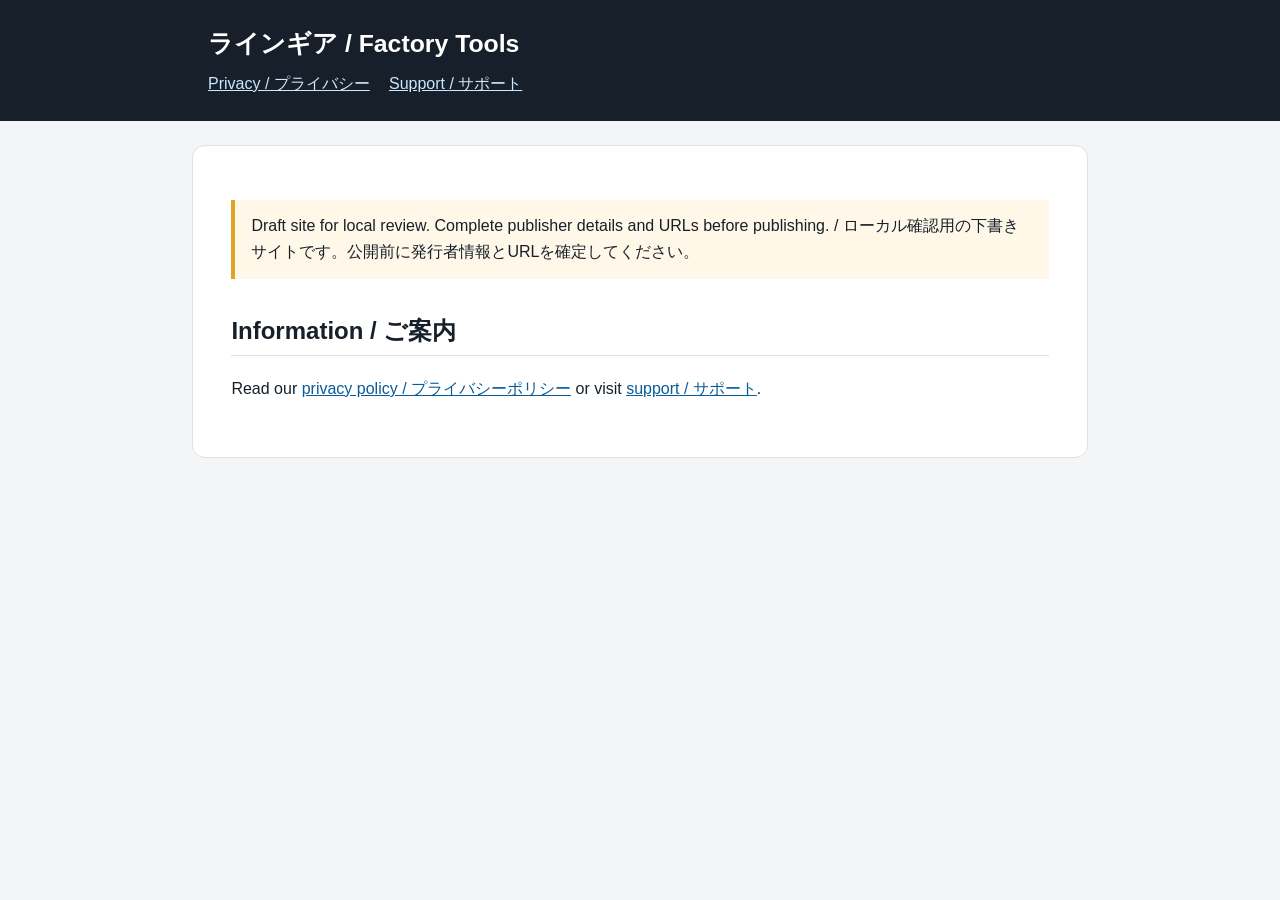
<file: FactoryTools/SiteDraft/index.html>
<!doctype html>
<html lang="ja"><head><meta charset="utf-8"><meta name="viewport" content="width=device-width, initial-scale=1"><meta name="robots" content="noindex, nofollow"><title>ラインギア / Factory Tools</title><link rel="stylesheet" href="styles.css"></head>
<body><a class="skip-link" href="#main">Skip to content / 本文へ</a><header><h1>ラインギア / Factory Tools</h1><nav aria-label="Site navigation"><a href="privacy.html">Privacy / プライバシー</a><a href="support.html">Support / サポート</a></nav></header><main id="main" tabindex="-1"><p class="draft" role="note">Draft site for local review. Complete publisher details and URLs before publishing. / ローカル確認用の下書きサイトです。公開前に発行者情報とURLを確定してください。</p><h2>Information / ご案内</h2><p>Read our <a href="privacy.html">privacy policy / プライバシーポリシー</a> or visit <a href="support.html">support / サポート</a>.</p></main></body></html>
</file>
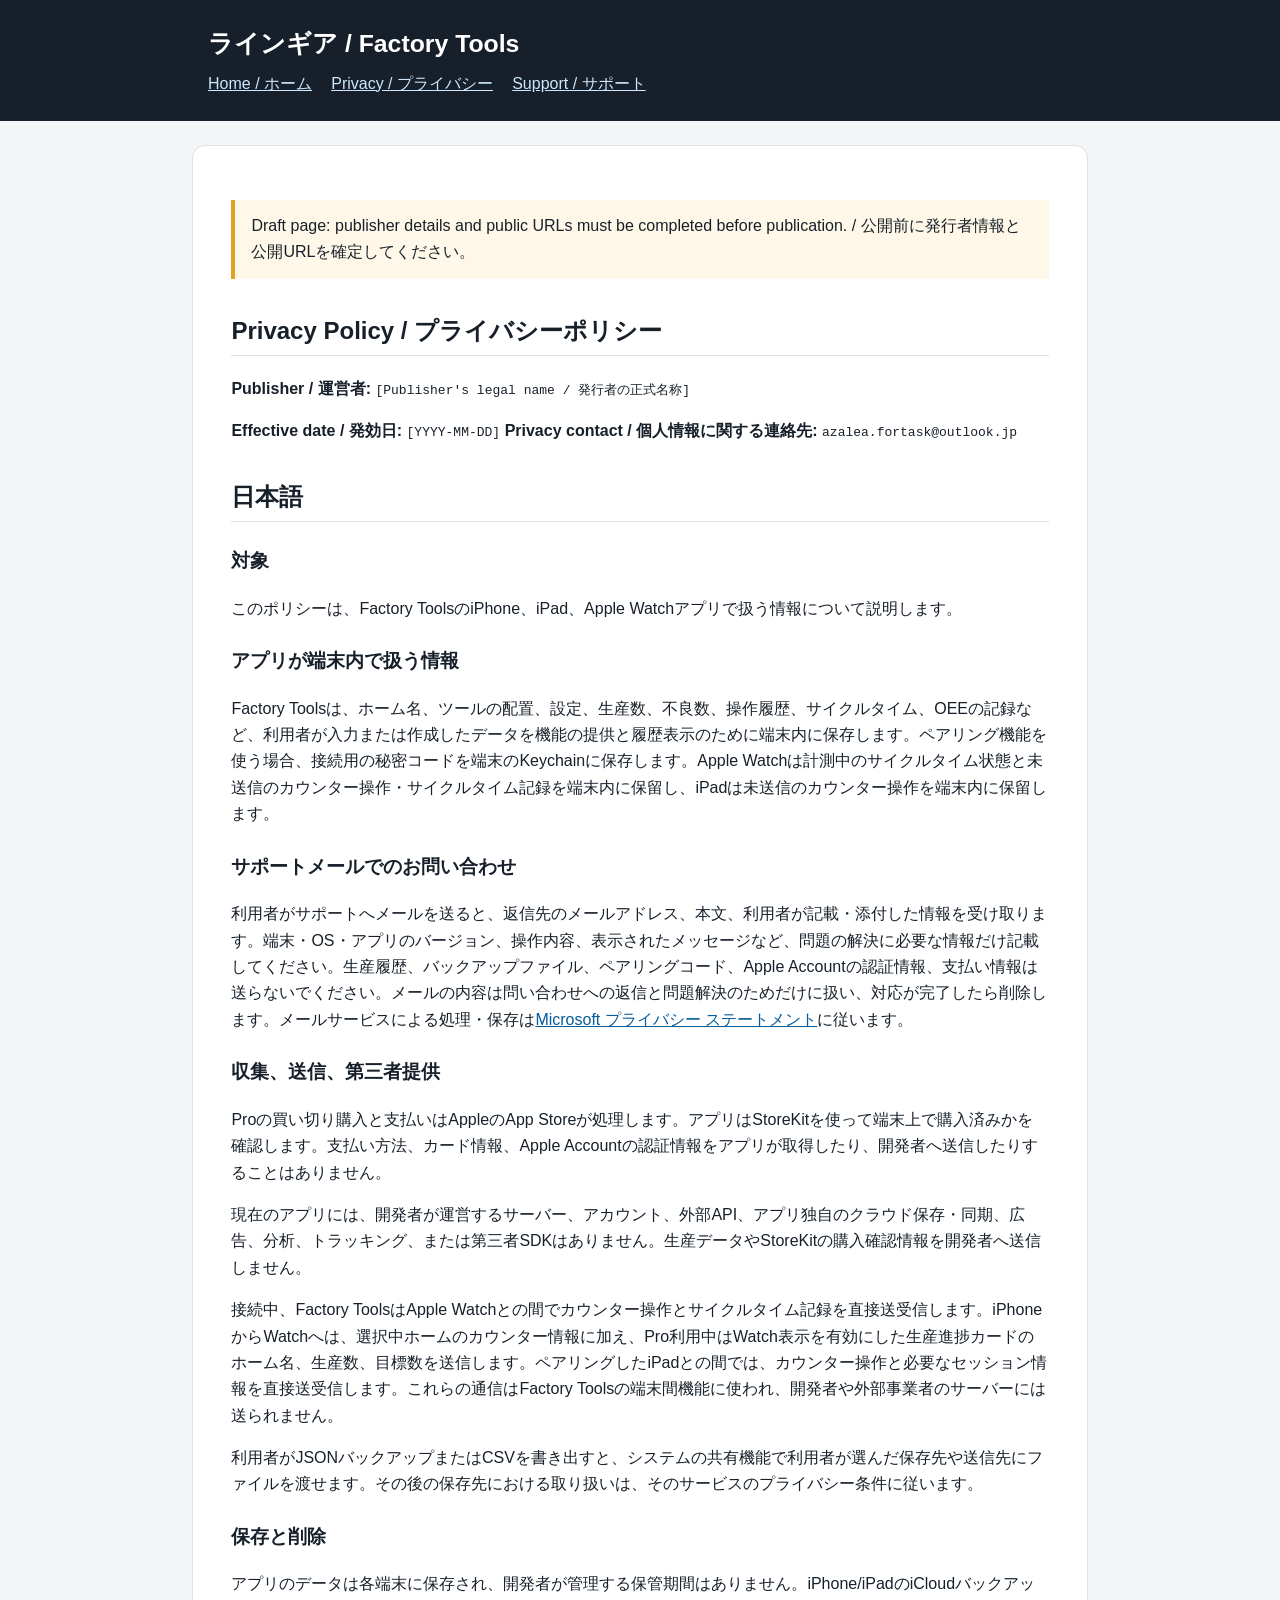
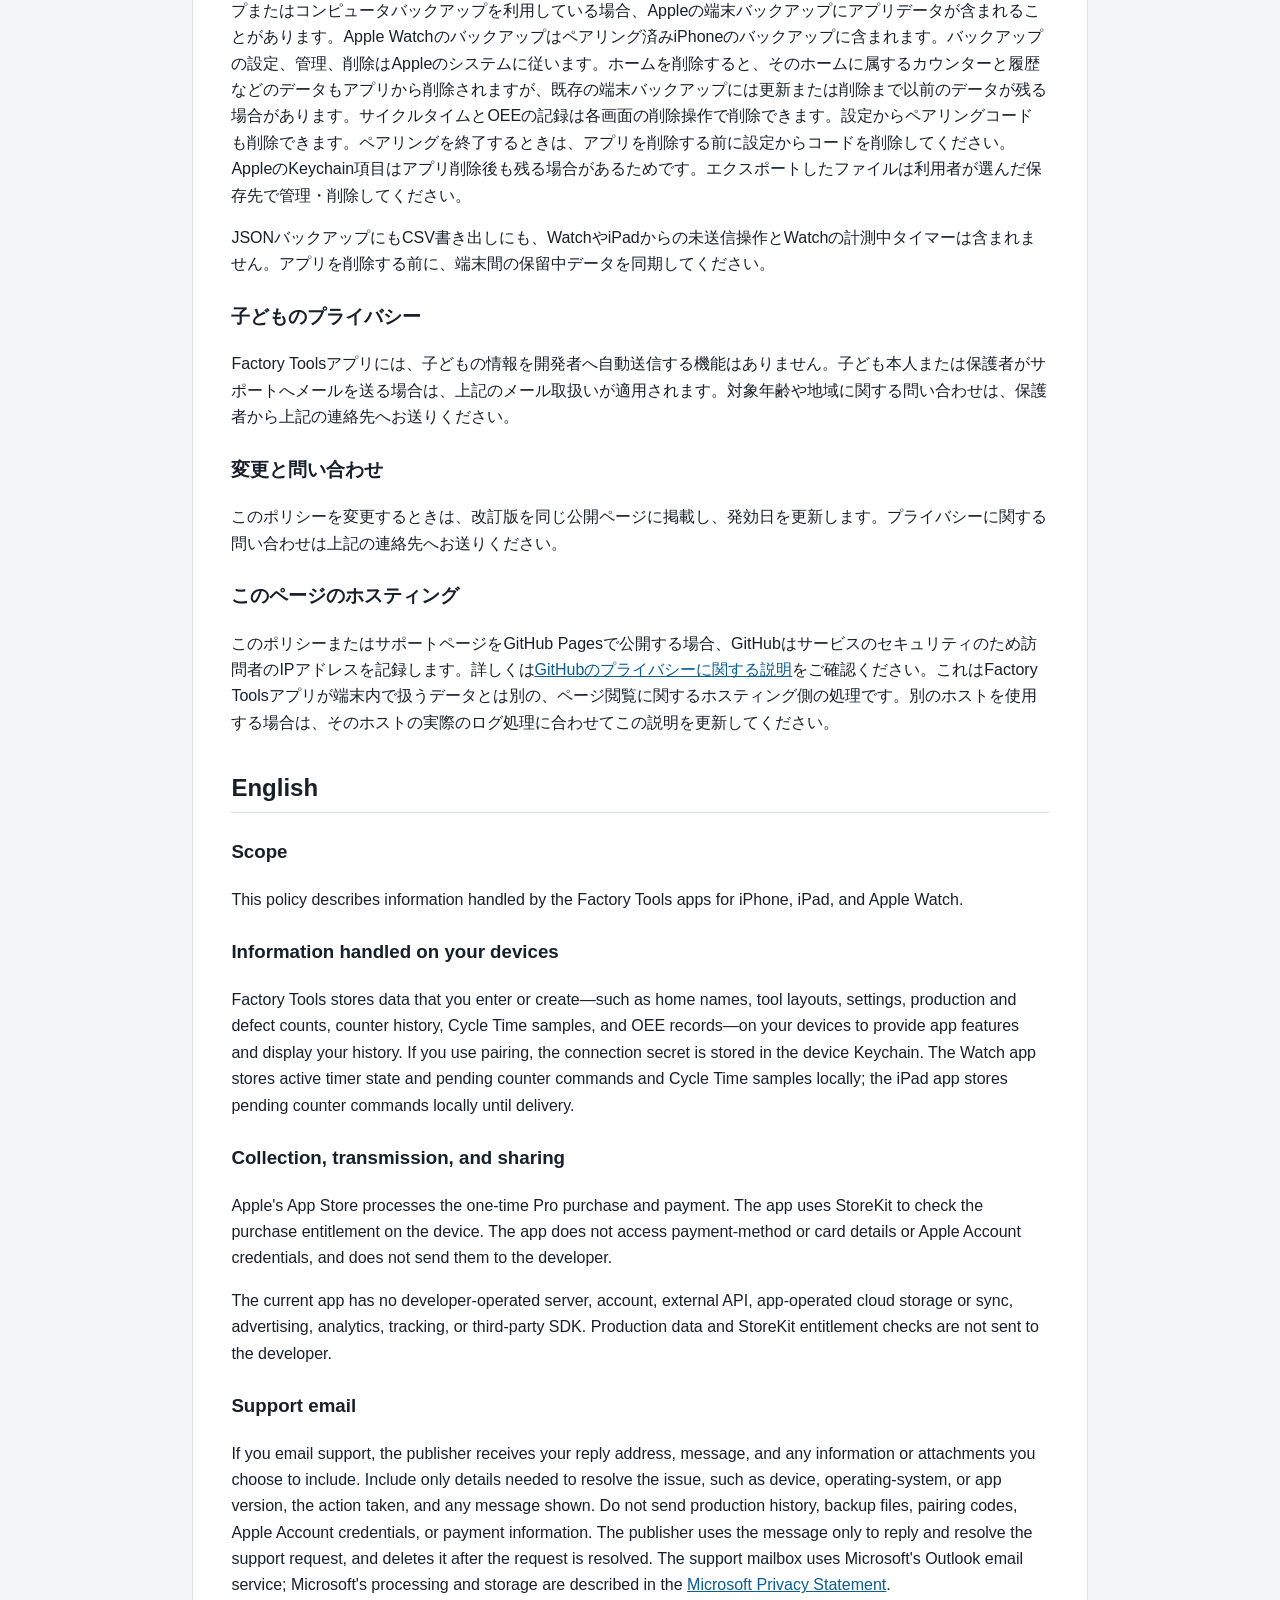
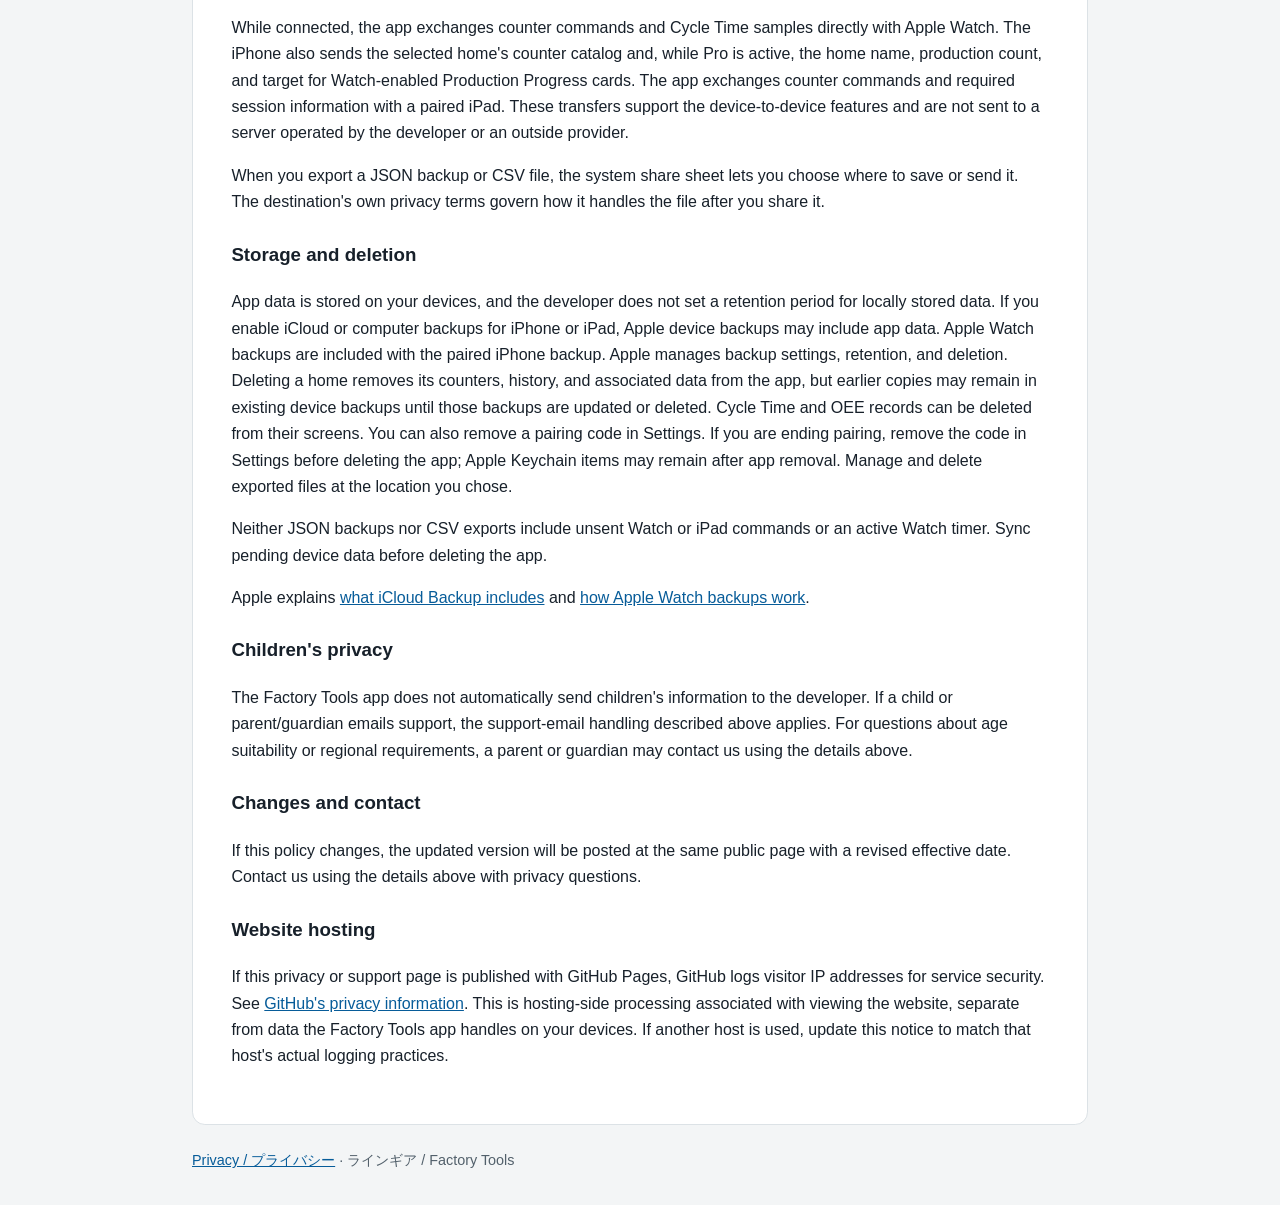
<file: FactoryTools/SiteDraft/privacy.html>
<!doctype html>
<html lang="ja">
<head>
  <meta charset="utf-8">
  <meta name="viewport" content="width=device-width, initial-scale=1">
  <meta name="robots" content="noindex, nofollow">
  <meta name="description" content="Privacy Policy / プライバシーポリシー">
  <title>Privacy Policy / プライバシーポリシー | ラインギア / Factory Tools</title>
  <link rel="stylesheet" href="styles.css">
</head>
<body>
  <a class="skip-link" href="#main">Skip to content / 本文へ</a>
  <header><h1>ラインギア / Factory Tools</h1><nav aria-label="Site navigation"><a href="index.html">Home / ホーム</a><a href="privacy.html">Privacy / プライバシー</a><a href="support.html">Support / サポート</a></nav></header>
  <main id="main" tabindex="-1">
    <p class="draft" role="note">Draft page: publisher details and public URLs must be completed before publication. / 公開前に発行者情報と公開URLを確定してください。</p>
    <h2>Privacy Policy / プライバシーポリシー</h2>
    <section lang="ja"><p><strong>Publisher / 運営者:</strong> <code>[Publisher&#x27;s legal name / 発行者の正式名称]</code></p>
<p><strong>Effective date / 発効日:</strong> <code>[YYYY-MM-DD]</code> <strong>Privacy contact / 個人情報に関する連絡先:</strong> <code>azalea.fortask@outlook.jp</code></p>
<h2>日本語</h2>
<h3>対象</h3>
<p>このポリシーは、Factory ToolsのiPhone、iPad、Apple Watchアプリで扱う情報について説明します。</p>
<h3>アプリが端末内で扱う情報</h3>
<p>Factory Toolsは、ホーム名、ツールの配置、設定、生産数、不良数、操作履歴、サイクルタイム、OEEの記録など、利用者が入力または作成したデータを機能の提供と履歴表示のために端末内に保存します。ペアリング機能を使う場合、接続用の秘密コードを端末のKeychainに保存します。Apple Watchは計測中のサイクルタイム状態と未送信のカウンター操作・サイクルタイム記録を端末内に保留し、iPadは未送信のカウンター操作を端末内に保留します。</p>
<h3>サポートメールでのお問い合わせ</h3>
<p>利用者がサポートへメールを送ると、返信先のメールアドレス、本文、利用者が記載・添付した情報を受け取ります。端末・OS・アプリのバージョン、操作内容、表示されたメッセージなど、問題の解決に必要な情報だけ記載してください。生産履歴、バックアップファイル、ペアリングコード、Apple Accountの認証情報、支払い情報は送らないでください。メールの内容は問い合わせへの返信と問題解決のためだけに扱い、対応が完了したら削除します。メールサービスによる処理・保存は<a href="https://www.microsoft.com/ja-jp/privacy/privacystatement" target="_blank" rel="noopener noreferrer">Microsoft プライバシー ステートメント</a>に従います。</p>
<h3>収集、送信、第三者提供</h3>
<p>Proの買い切り購入と支払いはAppleのApp Storeが処理します。アプリはStoreKitを使って端末上で購入済みかを確認します。支払い方法、カード情報、Apple Accountの認証情報をアプリが取得したり、開発者へ送信したりすることはありません。</p>
<p>現在のアプリには、開発者が運営するサーバー、アカウント、外部API、アプリ独自のクラウド保存・同期、広告、分析、トラッキング、または第三者SDKはありません。生産データやStoreKitの購入確認情報を開発者へ送信しません。</p>
<p>接続中、Factory ToolsはApple Watchとの間でカウンター操作とサイクルタイム記録を直接送受信します。iPhoneからWatchへは、選択中ホームのカウンター情報に加え、Pro利用中はWatch表示を有効にした生産進捗カードのホーム名、生産数、目標数を送信します。ペアリングしたiPadとの間では、カウンター操作と必要なセッション情報を直接送受信します。これらの通信はFactory Toolsの端末間機能に使われ、開発者や外部事業者のサーバーには送られません。</p>
<p>利用者がJSONバックアップまたはCSVを書き出すと、システムの共有機能で利用者が選んだ保存先や送信先にファイルを渡せます。その後の保存先における取り扱いは、そのサービスのプライバシー条件に従います。</p>
<h3>保存と削除</h3>
<p>アプリのデータは各端末に保存され、開発者が管理する保管期間はありません。iPhone/iPadのiCloudバックアップまたはコンピュータバックアップを利用している場合、Appleの端末バックアップにアプリデータが含まれることがあります。Apple Watchのバックアップはペアリング済みiPhoneのバックアップに含まれます。バックアップの設定、管理、削除はAppleのシステムに従います。ホームを削除すると、そのホームに属するカウンターと履歴などのデータもアプリから削除されますが、既存の端末バックアップには更新または削除まで以前のデータが残る場合があります。サイクルタイムとOEEの記録は各画面の削除操作で削除できます。設定からペアリングコードも削除できます。ペアリングを終了するときは、アプリを削除する前に設定からコードを削除してください。AppleのKeychain項目はアプリ削除後も残る場合があるためです。エクスポートしたファイルは利用者が選んだ保存先で管理・削除してください。</p>
<p>JSONバックアップにもCSV書き出しにも、WatchやiPadからの未送信操作とWatchの計測中タイマーは含まれません。アプリを削除する前に、端末間の保留中データを同期してください。</p>
<h3>子どものプライバシー</h3>
<p>Factory Toolsアプリには、子どもの情報を開発者へ自動送信する機能はありません。子ども本人または保護者がサポートへメールを送る場合は、上記のメール取扱いが適用されます。対象年齢や地域に関する問い合わせは、保護者から上記の連絡先へお送りください。</p>
<h3>変更と問い合わせ</h3>
<p>このポリシーを変更するときは、改訂版を同じ公開ページに掲載し、発効日を更新します。プライバシーに関する問い合わせは上記の連絡先へお送りください。</p>
<h3>このページのホスティング</h3>
<p>このポリシーまたはサポートページをGitHub Pagesで公開する場合、GitHubはサービスのセキュリティのため訪問者のIPアドレスを記録します。詳しくは<a href="https://docs.github.com/en/pages/getting-started-with-github-pages/what-is-github-pages" target="_blank" rel="noopener noreferrer">GitHubのプライバシーに関する説明</a>をご確認ください。これはFactory Toolsアプリが端末内で扱うデータとは別の、ページ閲覧に関するホスティング側の処理です。別のホストを使用する場合は、そのホストの実際のログ処理に合わせてこの説明を更新してください。</p></section>
    <section lang="en"><h2>English</h2><h3>Scope</h3>
<p>This policy describes information handled by the Factory Tools apps for iPhone, iPad, and Apple Watch.</p>
<h3>Information handled on your devices</h3>
<p>Factory Tools stores data that you enter or create—such as home names, tool layouts, settings, production and defect counts, counter history, Cycle Time samples, and OEE records—on your devices to provide app features and display your history. If you use pairing, the connection secret is stored in the device Keychain. The Watch app stores active timer state and pending counter commands and Cycle Time samples locally; the iPad app stores pending counter commands locally until delivery.</p>
<h3>Collection, transmission, and sharing</h3>
<p>Apple&#x27;s App Store processes the one-time Pro purchase and payment. The app uses StoreKit to check the purchase entitlement on the device. The app does not access payment-method or card details or Apple Account credentials, and does not send them to the developer.</p>
<p>The current app has no developer-operated server, account, external API, app-operated cloud storage or sync, advertising, analytics, tracking, or third-party SDK. Production data and StoreKit entitlement checks are not sent to the developer.</p>
<h3>Support email</h3>
<p>If you email support, the publisher receives your reply address, message, and any information or attachments you choose to include. Include only details needed to resolve the issue, such as device, operating-system, or app version, the action taken, and any message shown. Do not send production history, backup files, pairing codes, Apple Account credentials, or payment information. The publisher uses the message only to reply and resolve the support request, and deletes it after the request is resolved. The support mailbox uses Microsoft&#x27;s Outlook email service; Microsoft&#x27;s processing and storage are described in the <a href="https://www.microsoft.com/en-us/privacy/privacystatement" target="_blank" rel="noopener noreferrer">Microsoft Privacy Statement</a>.</p>
<p>While connected, the app exchanges counter commands and Cycle Time samples directly with Apple Watch. The iPhone also sends the selected home&#x27;s counter catalog and, while Pro is active, the home name, production count, and target for Watch-enabled Production Progress cards. The app exchanges counter commands and required session information with a paired iPad. These transfers support the device-to-device features and are not sent to a server operated by the developer or an outside provider.</p>
<p>When you export a JSON backup or CSV file, the system share sheet lets you choose where to save or send it. The destination&#x27;s own privacy terms govern how it handles the file after you share it.</p>
<h3>Storage and deletion</h3>
<p>App data is stored on your devices, and the developer does not set a retention period for locally stored data. If you enable iCloud or computer backups for iPhone or iPad, Apple device backups may include app data. Apple Watch backups are included with the paired iPhone backup. Apple manages backup settings, retention, and deletion. Deleting a home removes its counters, history, and associated data from the app, but earlier copies may remain in existing device backups until those backups are updated or deleted. Cycle Time and OEE records can be deleted from their screens. You can also remove a pairing code in Settings. If you are ending pairing, remove the code in Settings before deleting the app; Apple Keychain items may remain after app removal. Manage and delete exported files at the location you chose.</p>
<p>Neither JSON backups nor CSV exports include unsent Watch or iPad commands or an active Watch timer. Sync pending device data before deleting the app.</p>
<p>Apple explains <a href="https://support.apple.com/en-us/108770" target="_blank" rel="noopener noreferrer">what iCloud Backup includes</a> and <a href="https://support.apple.com/en-us/108358" target="_blank" rel="noopener noreferrer">how Apple Watch backups work</a>.</p>
<h3>Children&#x27;s privacy</h3>
<p>The Factory Tools app does not automatically send children&#x27;s information to the developer. If a child or parent/guardian emails support, the support-email handling described above applies. For questions about age suitability or regional requirements, a parent or guardian may contact us using the details above.</p>
<h3>Changes and contact</h3>
<p>If this policy changes, the updated version will be posted at the same public page with a revised effective date. Contact us using the details above with privacy questions.</p>
<h3>Website hosting</h3>
<p>If this privacy or support page is published with GitHub Pages, GitHub logs visitor IP addresses for service security. See <a href="https://docs.github.com/en/pages/getting-started-with-github-pages/what-is-github-pages" target="_blank" rel="noopener noreferrer">GitHub&#x27;s privacy information</a>. This is hosting-side processing associated with viewing the website, separate from data the Factory Tools app handles on your devices. If another host is used, update this notice to match that host&#x27;s actual logging practices.</p></section>
  </main>
  <footer><a href="privacy.html">Privacy / プライバシー</a> · ラインギア / Factory Tools</footer>
</body>
</html>
</file>
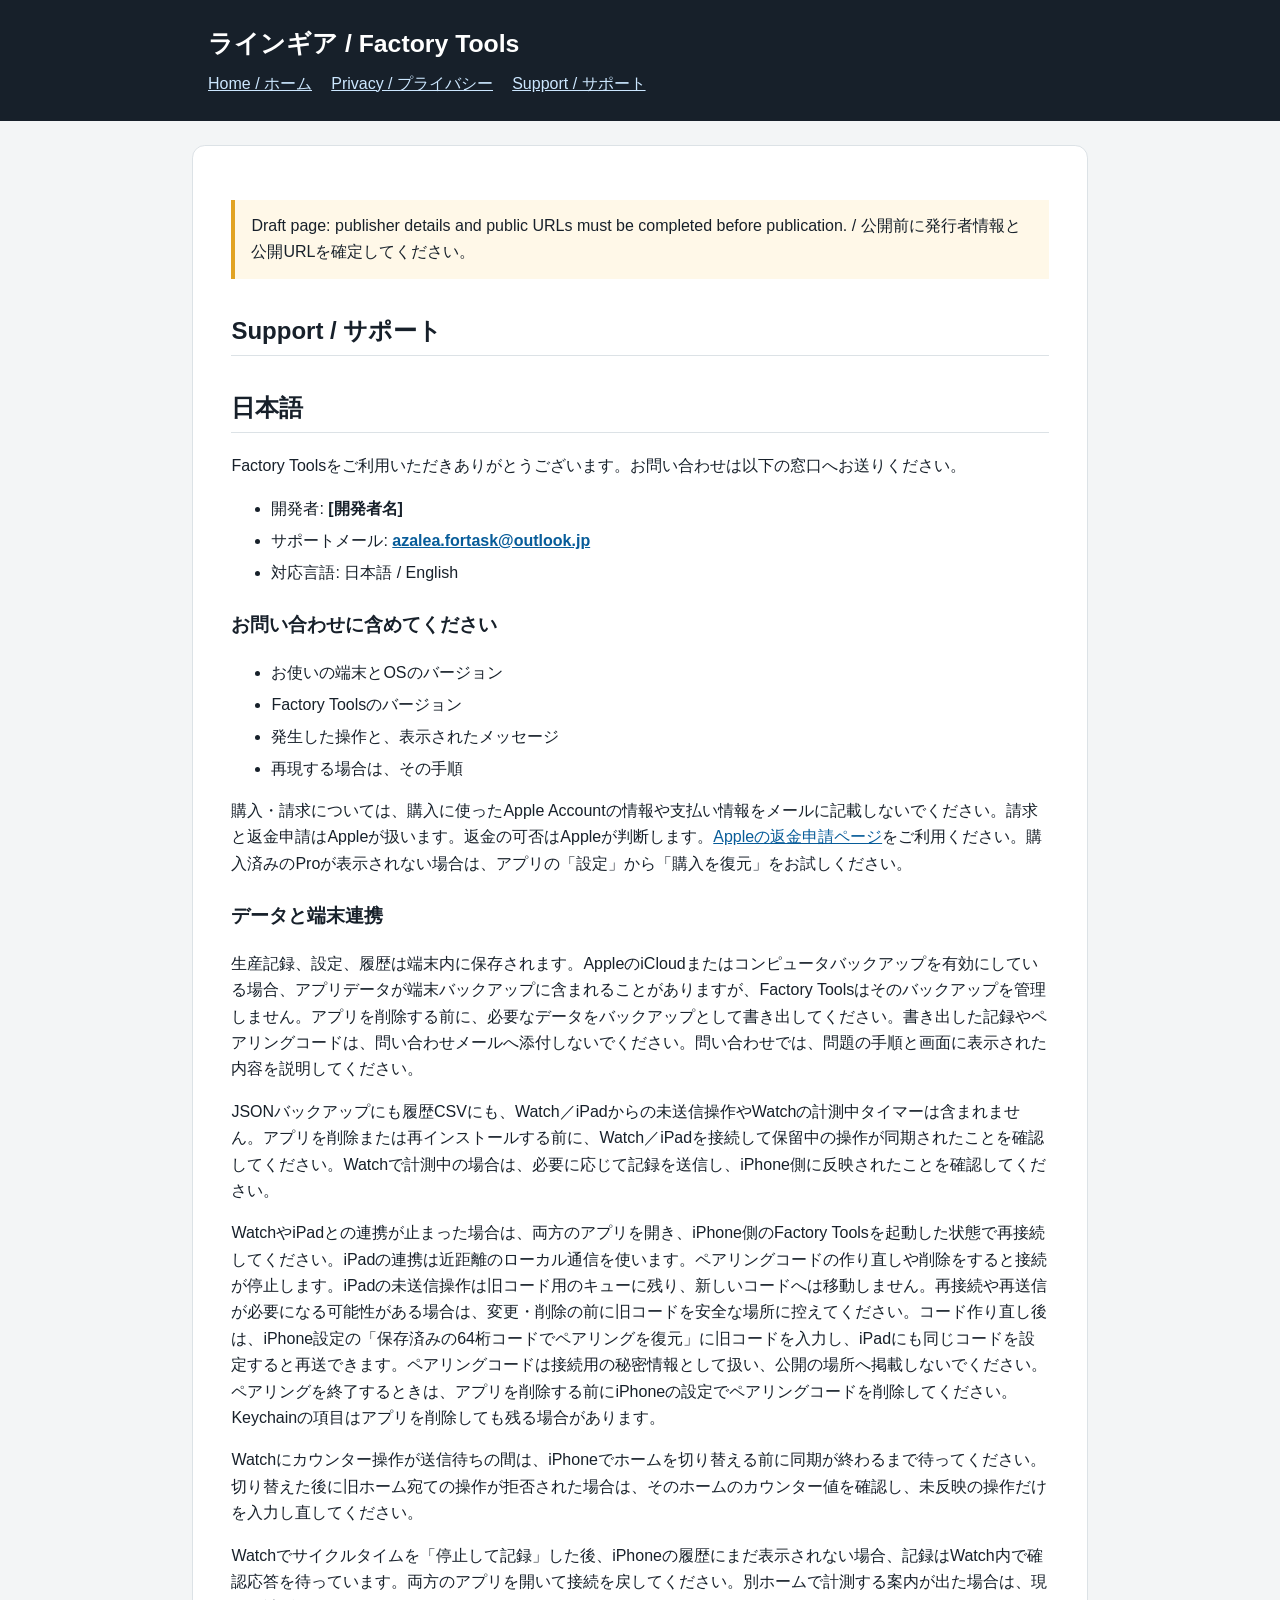
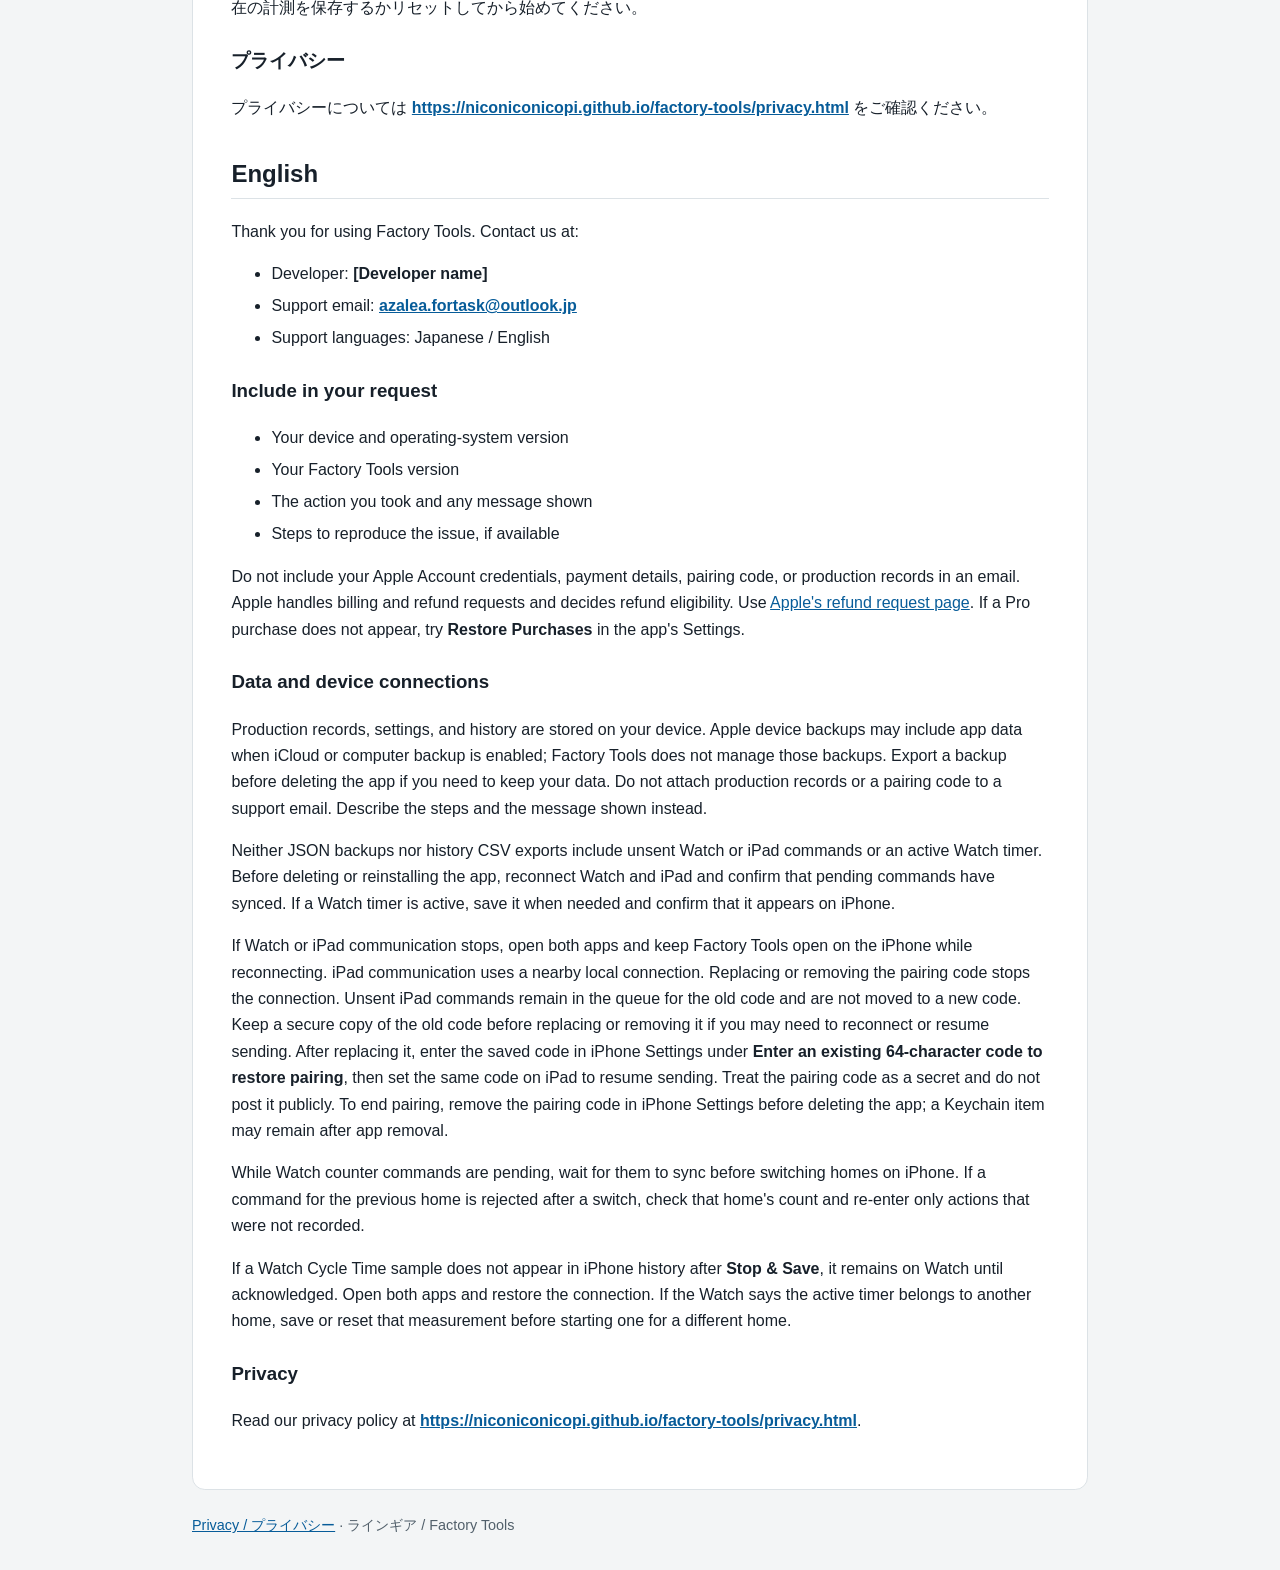
<file: FactoryTools/SiteDraft/support.html>
<!doctype html>
<html lang="ja">
<head>
  <meta charset="utf-8">
  <meta name="viewport" content="width=device-width, initial-scale=1">
  <meta name="robots" content="noindex, nofollow">
  <meta name="description" content="Support / サポート">
  <title>Support / サポート | ラインギア / Factory Tools</title>
  <link rel="stylesheet" href="styles.css">
</head>
<body>
  <a class="skip-link" href="#main">Skip to content / 本文へ</a>
  <header><h1>ラインギア / Factory Tools</h1><nav aria-label="Site navigation"><a href="index.html">Home / ホーム</a><a href="privacy.html">Privacy / プライバシー</a><a href="support.html">Support / サポート</a></nav></header>
  <main id="main" tabindex="-1">
    <p class="draft" role="note">Draft page: publisher details and public URLs must be completed before publication. / 公開前に発行者情報と公開URLを確定してください。</p>
    <h2>Support / サポート</h2>
    <section lang="ja"><h2>日本語</h2>
<p>Factory Toolsをご利用いただきありがとうございます。お問い合わせは以下の窓口へお送りください。</p>
<ul><li>開発者: <strong>[開発者名]</strong></li><li>サポートメール: <strong><a href="mailto:azalea.fortask@outlook.jp">azalea.fortask@outlook.jp</a></strong></li><li>対応言語: 日本語 / English</li></ul>
<h3>お問い合わせに含めてください</h3>
<ul><li>お使いの端末とOSのバージョン</li><li>Factory Toolsのバージョン</li><li>発生した操作と、表示されたメッセージ</li><li>再現する場合は、その手順</li></ul>
<p>購入・請求については、購入に使ったApple Accountの情報や支払い情報をメールに記載しないでください。請求と返金申請はAppleが扱います。返金の可否はAppleが判断します。<a href="https://support.apple.com/ja-jp/118223" target="_blank" rel="noopener noreferrer">Appleの返金申請ページ</a>をご利用ください。購入済みのProが表示されない場合は、アプリの「設定」から「購入を復元」をお試しください。</p>
<h3>データと端末連携</h3>
<p>生産記録、設定、履歴は端末内に保存されます。AppleのiCloudまたはコンピュータバックアップを有効にしている場合、アプリデータが端末バックアップに含まれることがありますが、Factory Toolsはそのバックアップを管理しません。アプリを削除する前に、必要なデータをバックアップとして書き出してください。書き出した記録やペアリングコードは、問い合わせメールへ添付しないでください。問い合わせでは、問題の手順と画面に表示された内容を説明してください。</p>
<p>JSONバックアップにも履歴CSVにも、Watch／iPadからの未送信操作やWatchの計測中タイマーは含まれません。アプリを削除または再インストールする前に、Watch／iPadを接続して保留中の操作が同期されたことを確認してください。Watchで計測中の場合は、必要に応じて記録を送信し、iPhone側に反映されたことを確認してください。</p>
<p>WatchやiPadとの連携が止まった場合は、両方のアプリを開き、iPhone側のFactory Toolsを起動した状態で再接続してください。iPadの連携は近距離のローカル通信を使います。ペアリングコードの作り直しや削除をすると接続が停止します。iPadの未送信操作は旧コード用のキューに残り、新しいコードへは移動しません。再接続や再送信が必要になる可能性がある場合は、変更・削除の前に旧コードを安全な場所に控えてください。コード作り直し後は、iPhone設定の「保存済みの64桁コードでペアリングを復元」に旧コードを入力し、iPadにも同じコードを設定すると再送できます。ペアリングコードは接続用の秘密情報として扱い、公開の場所へ掲載しないでください。ペアリングを終了するときは、アプリを削除する前にiPhoneの設定でペアリングコードを削除してください。Keychainの項目はアプリを削除しても残る場合があります。</p>
<p>Watchにカウンター操作が送信待ちの間は、iPhoneでホームを切り替える前に同期が終わるまで待ってください。切り替えた後に旧ホーム宛ての操作が拒否された場合は、そのホームのカウンター値を確認し、未反映の操作だけを入力し直してください。</p>
<p>Watchでサイクルタイムを「停止して記録」した後、iPhoneの履歴にまだ表示されない場合、記録はWatch内で確認応答を待っています。両方のアプリを開いて接続を戻してください。別ホームで計測する案内が出た場合は、現在の計測を保存するかリセットしてから始めてください。</p>
<h3>プライバシー</h3>
<p>プライバシーについては <strong><a href="https://niconiconicopi.github.io/factory-tools/privacy.html" target="_blank" rel="noopener noreferrer">https://niconiconicopi.github.io/factory-tools/privacy.html</a></strong> をご確認ください。</p></section>
    <section lang="en"><h2>English</h2><p>Thank you for using Factory Tools. Contact us at:</p>
<ul><li>Developer: <strong>[Developer name]</strong></li><li>Support email: <strong><a href="mailto:azalea.fortask@outlook.jp">azalea.fortask@outlook.jp</a></strong></li><li>Support languages: Japanese / English</li></ul>
<h3>Include in your request</h3>
<ul><li>Your device and operating-system version</li><li>Your Factory Tools version</li><li>The action you took and any message shown</li><li>Steps to reproduce the issue, if available</li></ul>
<p>Do not include your Apple Account credentials, payment details, pairing code, or production records in an email. Apple handles billing and refund requests and decides refund eligibility. Use <a href="https://support.apple.com/en-us/118223" target="_blank" rel="noopener noreferrer">Apple&#x27;s refund request page</a>. If a Pro purchase does not appear, try <strong>Restore Purchases</strong> in the app&#x27;s Settings.</p>
<h3>Data and device connections</h3>
<p>Production records, settings, and history are stored on your device. Apple device backups may include app data when iCloud or computer backup is enabled; Factory Tools does not manage those backups. Export a backup before deleting the app if you need to keep your data. Do not attach production records or a pairing code to a support email. Describe the steps and the message shown instead.</p>
<p>Neither JSON backups nor history CSV exports include unsent Watch or iPad commands or an active Watch timer. Before deleting or reinstalling the app, reconnect Watch and iPad and confirm that pending commands have synced. If a Watch timer is active, save it when needed and confirm that it appears on iPhone.</p>
<p>If Watch or iPad communication stops, open both apps and keep Factory Tools open on the iPhone while reconnecting. iPad communication uses a nearby local connection. Replacing or removing the pairing code stops the connection. Unsent iPad commands remain in the queue for the old code and are not moved to a new code. Keep a secure copy of the old code before replacing or removing it if you may need to reconnect or resume sending. After replacing it, enter the saved code in iPhone Settings under <strong>Enter an existing 64-character code to restore pairing</strong>, then set the same code on iPad to resume sending. Treat the pairing code as a secret and do not post it publicly. To end pairing, remove the pairing code in iPhone Settings before deleting the app; a Keychain item may remain after app removal.</p>
<p>While Watch counter commands are pending, wait for them to sync before switching homes on iPhone. If a command for the previous home is rejected after a switch, check that home&#x27;s count and re-enter only actions that were not recorded.</p>
<p>If a Watch Cycle Time sample does not appear in iPhone history after <strong>Stop &amp; Save</strong>, it remains on Watch until acknowledged. Open both apps and restore the connection. If the Watch says the active timer belongs to another home, save or reset that measurement before starting one for a different home.</p>
<h3>Privacy</h3>
<p>Read our privacy policy at <strong><a href="https://niconiconicopi.github.io/factory-tools/privacy.html" target="_blank" rel="noopener noreferrer">https://niconiconicopi.github.io/factory-tools/privacy.html</a></strong>.</p></section>
  </main>
  <footer><a href="privacy.html">Privacy / プライバシー</a> · ラインギア / Factory Tools</footer>
</body>
</html>
</file>
<file: FactoryTools/SiteDraft/styles.css>
:root { color-scheme: light; font-family: -apple-system, BlinkMacSystemFont, "Segoe UI", sans-serif; color: #17202a; background: #f3f5f6; }
body { margin: 0; line-height: 1.65; }
header { background: #17202a; color: #fff; padding: 1.5rem max(1rem, calc((100% - 54rem) / 2)); }
header h1 { margin: 0 0 .35rem; font-size: 1.55rem; }
header nav { display: flex; gap: 1.2rem; flex-wrap: wrap; }
header a { color: #cce7ff; }
.skip-link { position: absolute; left: 1rem; top: -5rem; z-index: 2; padding: .55rem .8rem; background: #fff; color: #17202a; border-radius: .3rem; }
.skip-link:focus { top: .5rem; }
main { box-sizing: border-box; max-width: 56rem; margin: 1.5rem auto; padding: clamp(1.1rem, 4vw, 2.4rem); background: #fff; border: 1px solid #dce2e6; border-radius: .8rem; }
.draft { border-left: .3rem solid #e1a323; padding: .8rem 1rem; background: #fff8e8; }
h2 { margin-top: 2rem; border-bottom: 1px solid #dce2e6; padding-bottom: .3rem; }
h3 { margin-top: 1.5rem; }
li { margin: .35rem 0; }
a { color: #075c99; overflow-wrap: anywhere; }
footer { max-width: 56rem; margin: 1rem auto 2rem; padding: 0 1rem; color: #52606b; font-size: .9rem; }
@media (max-width: 40rem) { header { padding: 1.2rem 1rem; } main { margin: .7rem; border-radius: .5rem; } }
</file>
